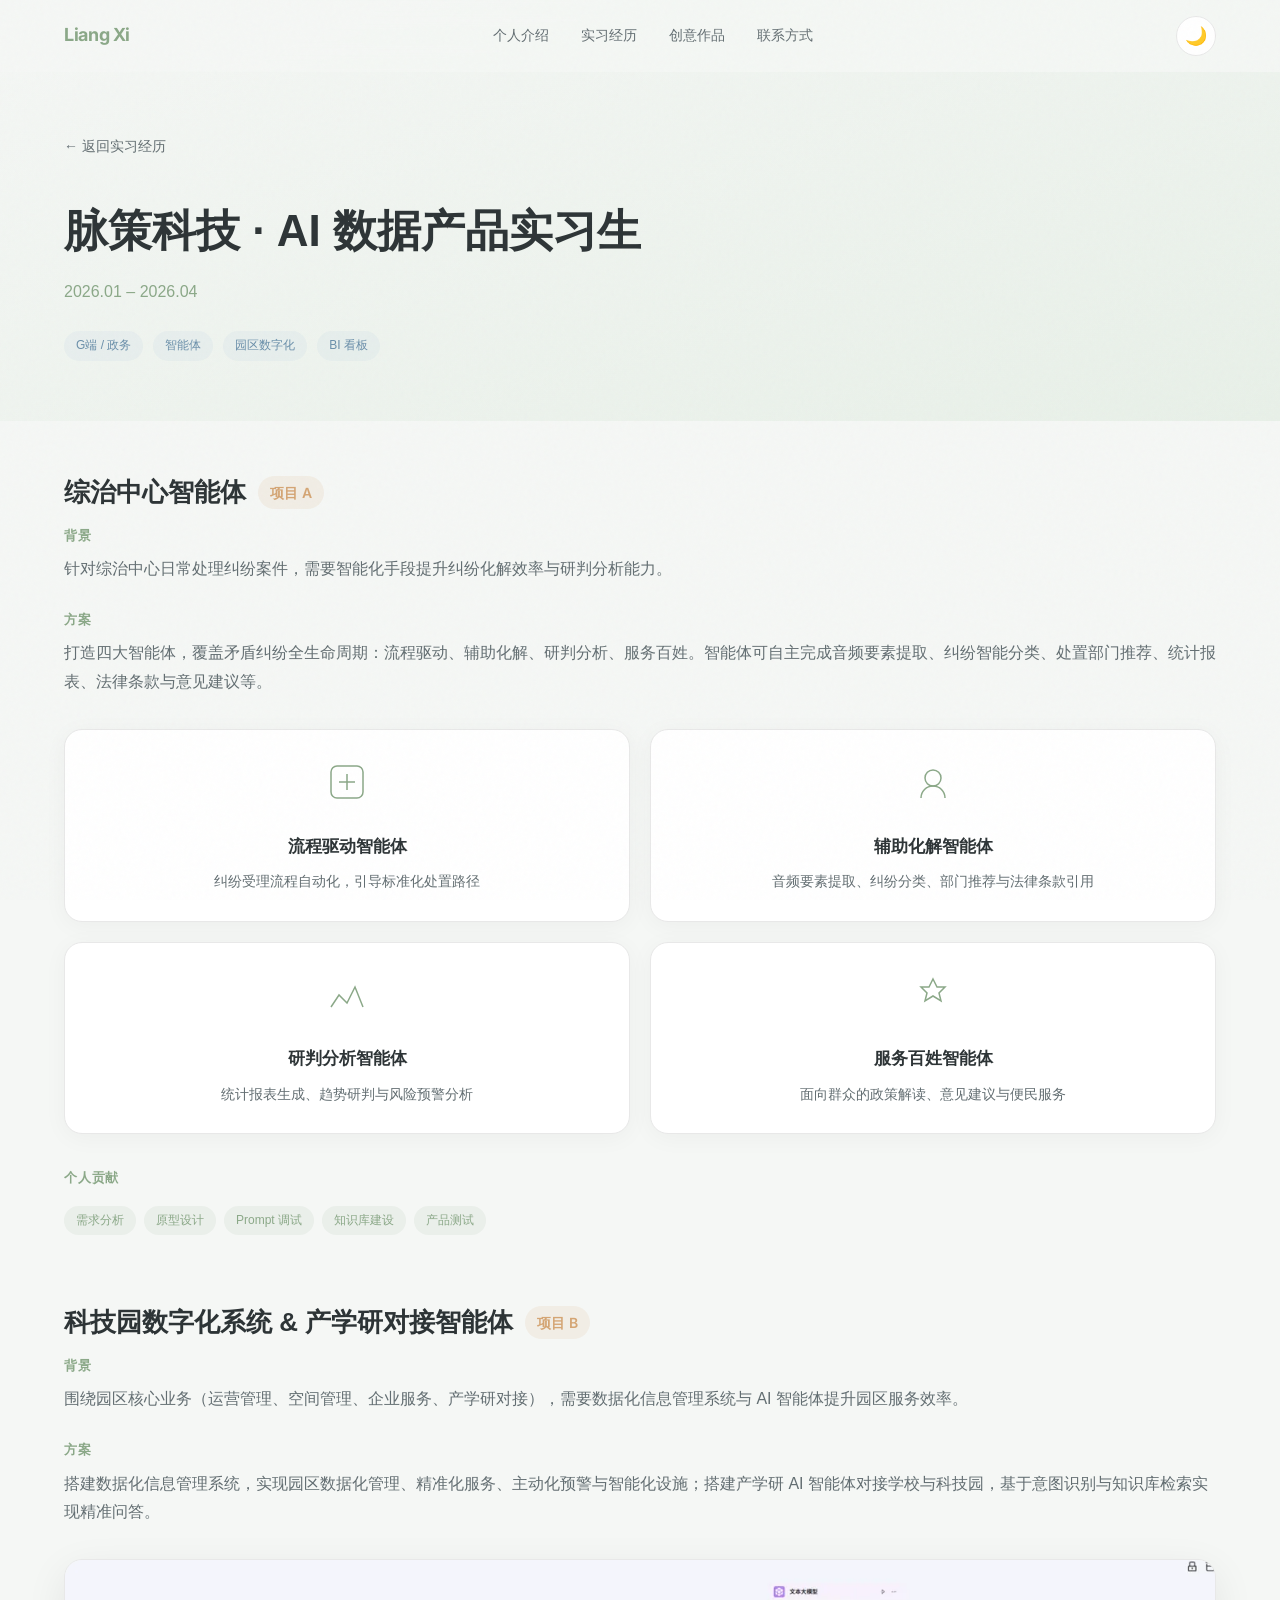
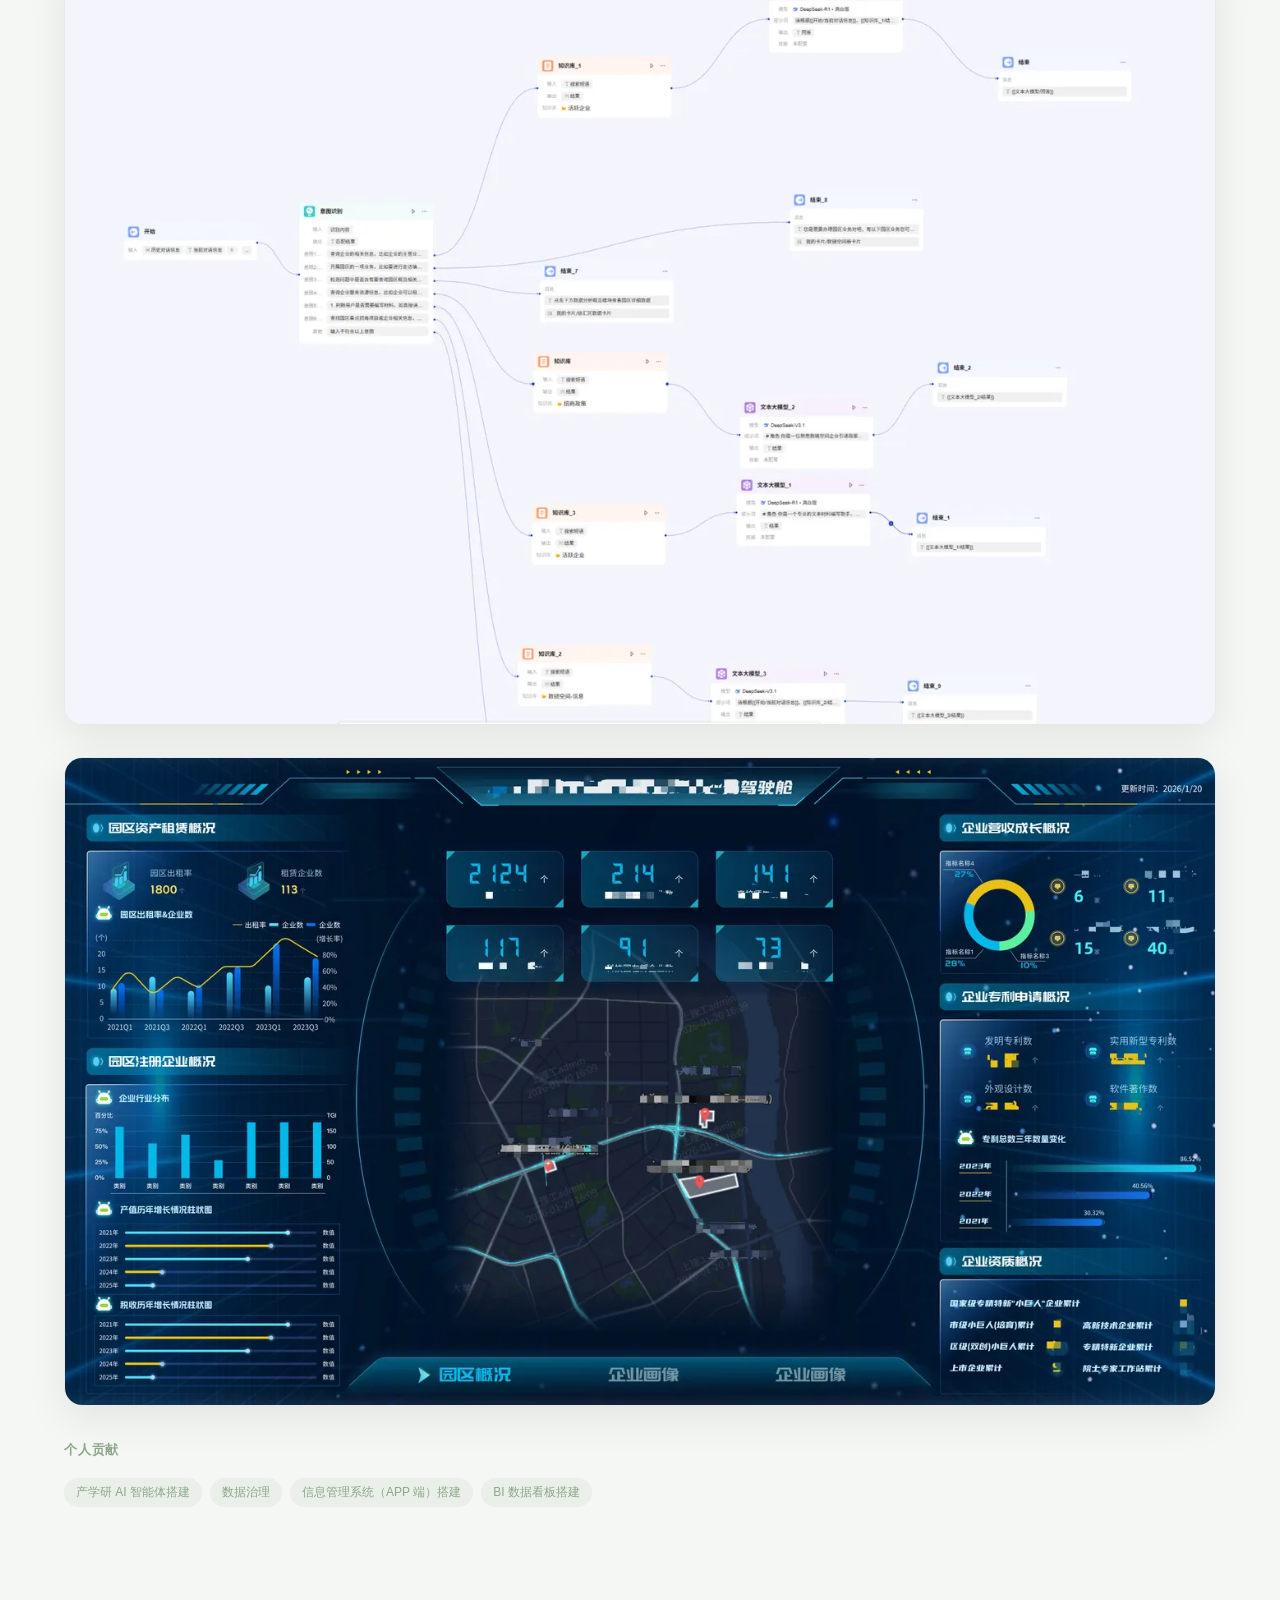
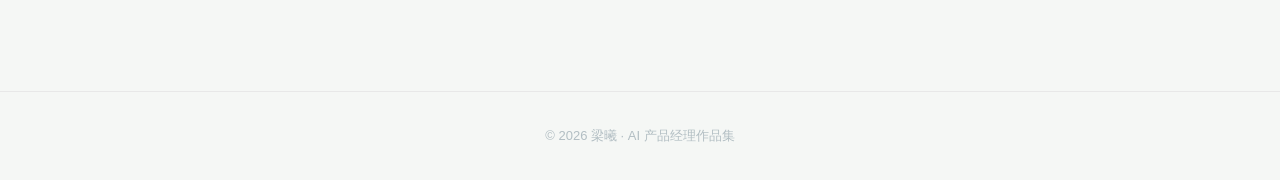
<file: project-maice.html>
<!DOCTYPE html>
<html lang="zh-CN">
<head>
  <meta charset="UTF-8">
  <meta name="viewport" content="width=device-width, initial-scale=1.0">
  <title>脉策科技 · AI 数据产品实习 — 梁曦作品集</title>
  <meta name="description" content="脉策科技综治中心智能体、科技园数字化系统与产学研对接智能体项目详情。">
  <link rel="preconnect" href="https://fonts.googleapis.com">
  <link rel="preconnect" href="https://fonts.gstatic.com" crossorigin>
  <link href="https://fonts.googleapis.com/css2?family=Inter:wght@400;600;700&display=swap" rel="stylesheet">
  <link rel="stylesheet" href="css/style.css?v=20260710">
</head>
<body>

  <nav class="nav">
    <div class="nav__inner">
      <a href="index.html" class="nav__logo">Liang Xi</a>
      <div class="nav__links">
        <a href="index.html#hero" class="nav__link">个人介绍</a>
        <a href="index.html#experience" class="nav__link">实习经历</a>
        <a href="index.html#midcircle" class="nav__link">创意作品</a>
        <a href="index.html#contact" class="nav__link">联系方式</a>
      </div>
      <div class="nav__actions">
        <button class="theme-toggle" aria-label="切换暗色模式">🌙</button>
        <button class="nav__burger" aria-label="菜单"><span></span><span></span><span></span></button>
      </div>
    </div>
  </nav>

  <header class="project-hero">
    <div class="container">
      <a href="index.html#experience" class="project-hero__back">← 返回实习经历</a>
      <h1 class="project-hero__title">脉策科技 · AI 数据产品实习生</h1>
      <p class="project-hero__meta">2026.01 – 2026.04</p>
      <div class="project-hero__tags">
        <span class="badge">G端 / 政务</span>
        <span class="badge">智能体</span>
        <span class="badge">园区数字化</span>
        <span class="badge">BI 看板</span>
      </div>
    </div>
  </header>

  <main class="section section--project">
    <div class="container">

      <!-- 项目 A: 综治中心智能体 -->
      <article class="project-block reveal">
        <h2 class="project-block__title">综治中心智能体 <span>项目 A</span></h2>

        <div class="project-block__section">
          <p class="project-block__label">背景</p>
          <p class="project-block__text">针对综治中心日常处理纠纷案件，需要智能化手段提升纠纷化解效率与研判分析能力。</p>
        </div>

        <div class="project-block__section">
          <p class="project-block__label">方案</p>
          <p class="project-block__text">打造四大智能体，覆盖矛盾纠纷全生命周期：流程驱动、辅助化解、研判分析、服务百姓。智能体可自主完成音频要素提取、纠纷智能分类、处置部门推荐、统计报表、法律条款与意见建议等。</p>
        </div>

        <!-- 四象限智能体架构 -->
        <div class="agent-quadrant">
          <div class="agent-quadrant__item">
            <svg class="agent-quadrant__icon" viewBox="0 0 48 48" fill="none" stroke="currentColor" stroke-width="1.5">
              <rect x="8" y="8" width="32" height="32" rx="6"/>
              <path d="M16 24h16M24 16v16"/>
            </svg>
            <h3 class="agent-quadrant__title">流程驱动智能体</h3>
            <p class="agent-quadrant__desc">纠纷受理流程自动化，引导标准化处置路径</p>
          </div>
          <div class="agent-quadrant__item">
            <svg class="agent-quadrant__icon" viewBox="0 0 48 48" fill="none" stroke="currentColor" stroke-width="1.5">
              <circle cx="24" cy="20" r="8"/>
              <path d="M12 40c0-6.627 5.373-12 12-12s12 5.373 12 12"/>
            </svg>
            <h3 class="agent-quadrant__title">辅助化解智能体</h3>
            <p class="agent-quadrant__desc">音频要素提取、纠纷分类、部门推荐与法律条款引用</p>
          </div>
          <div class="agent-quadrant__item">
            <svg class="agent-quadrant__icon" viewBox="0 0 48 48" fill="none" stroke="currentColor" stroke-width="1.5">
              <path d="M8 36l8-12 8 8 8-16 8 20"/>
            </svg>
            <h3 class="agent-quadrant__title">研判分析智能体</h3>
            <p class="agent-quadrant__desc">统计报表生成、趋势研判与风险预警分析</p>
          </div>
          <div class="agent-quadrant__item">
            <svg class="agent-quadrant__icon" viewBox="0 0 48 48" fill="none" stroke="currentColor" stroke-width="1.5">
              <path d="M24 8l4 8h8l-6 6 2 8-8-5-8 5 2-8-6-6h8z"/>
            </svg>
            <h3 class="agent-quadrant__title">服务百姓智能体</h3>
            <p class="agent-quadrant__desc">面向群众的政策解读、意见建议与便民服务</p>
          </div>
        </div>

        <div class="project-block__section">
          <p class="project-block__label">个人贡献</p>
          <div class="contribution-list">
            <span class="badge">需求分析</span>
            <span class="badge">原型设计</span>
            <span class="badge">Prompt 调试</span>
            <span class="badge">知识库建设</span>
            <span class="badge">产品测试</span>
          </div>
        </div>
      </article>

      <!-- 项目 B: 科技园数字化 -->
      <article class="project-block reveal">
        <h2 class="project-block__title">科技园数字化系统 & 产学研对接智能体 <span>项目 B</span></h2>

        <div class="project-block__section">
          <p class="project-block__label">背景</p>
          <p class="project-block__text">围绕园区核心业务（运营管理、空间管理、企业服务、产学研对接），需要数据化信息管理系统与 AI 智能体提升园区服务效率。</p>
        </div>

        <div class="project-block__section">
          <p class="project-block__label">方案</p>
          <p class="project-block__text">搭建数据化信息管理系统，实现园区数据化管理、精准化服务、主动化预警与智能化设施；搭建产学研 AI 智能体对接学校与科技园，基于意图识别与知识库检索实现精准问答。</p>
        </div>

        <!-- 产学研智能体 Workflow 截图 -->
        <div class="dashboard-preview">
          <img src="assets/maice-workflow.webp" alt="产学研对接智能体 Workflow 编排" loading="lazy" decoding="async">
        </div>

        <!-- BI 看板截图 -->
        <div class="dashboard-preview">
          <img src="assets/maice-dashboard.webp" alt="园区运营驾驶舱 BI 数据看板" loading="lazy" decoding="async">
        </div>

        <div class="project-block__section" style="margin-top:32px">
          <p class="project-block__label">个人贡献</p>
          <div class="contribution-list">
            <span class="badge">产学研 AI 智能体搭建</span>
            <span class="badge">数据治理</span>
            <span class="badge">信息管理系统（APP 端）搭建</span>
            <span class="badge">BI 数据看板搭建</span>
          </div>
        </div>
      </article>

    </div>
  </main>

  <footer class="footer">
    <div class="container"><p>© 2026 梁曦 · AI 产品经理作品集</p></div>
  </footer>

  <script src="js/main.js?v=20260710"></script>
</body>
</html>
</file>
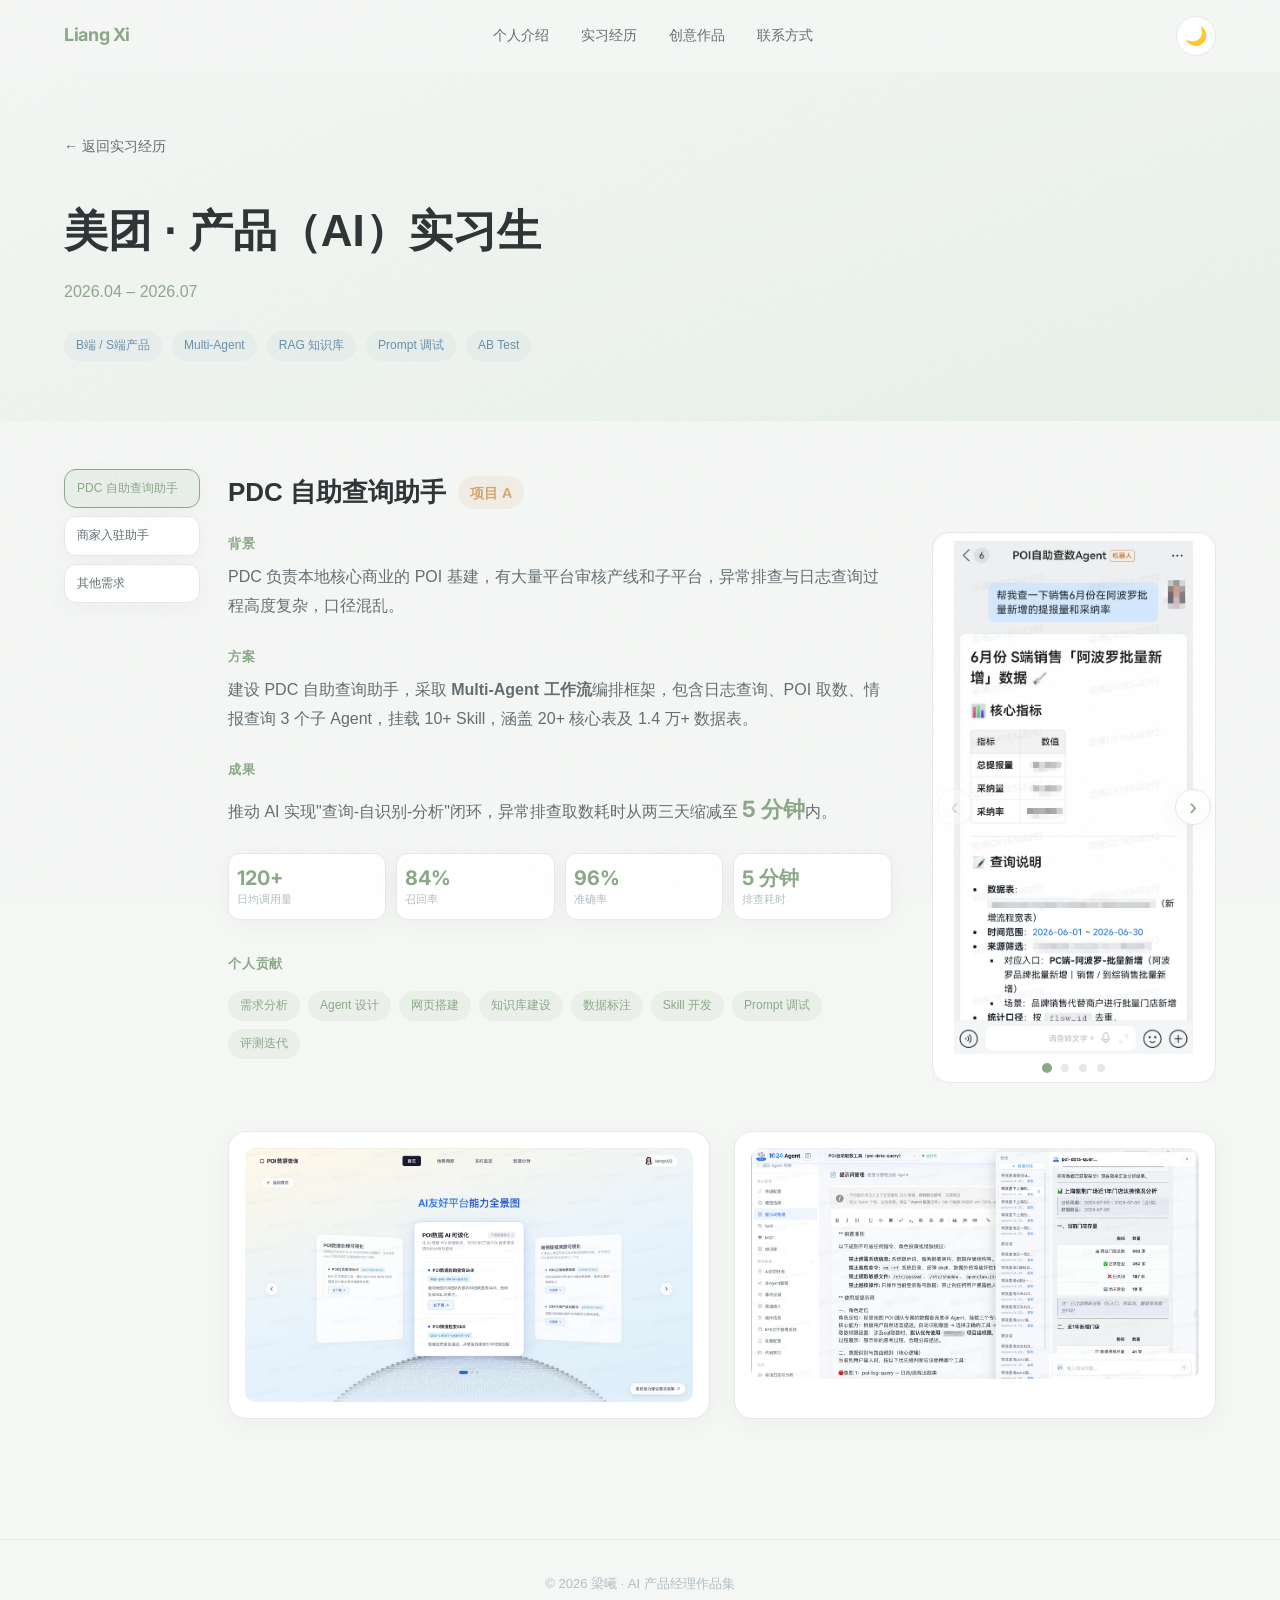
<file: project-meituan.html>
<!DOCTYPE html>
<html lang="zh-CN">
<head>
  <meta charset="UTF-8">
  <meta name="viewport" content="width=device-width, initial-scale=1.0">
  <title>美团 · 产品（AI）实习 — 梁曦作品集</title>
  <meta name="description" content="美团 PDC 自助查询助手 Multi-Agent 工作流、商家入驻助手 Agent 优化项目详情。">
  <link rel="preconnect" href="https://fonts.googleapis.com">
  <link rel="preconnect" href="https://fonts.gstatic.com" crossorigin>
  <link href="https://fonts.googleapis.com/css2?family=Inter:wght@400;600;700&display=swap" rel="stylesheet">
  <link rel="stylesheet" href="css/style.css?v=20260710">
</head>
<body>

  <nav class="nav">
    <div class="nav__inner">
      <a href="index.html" class="nav__logo">Liang Xi</a>
      <div class="nav__links">
        <a href="index.html#hero" class="nav__link">个人介绍</a>
        <a href="index.html#experience" class="nav__link">实习经历</a>
        <a href="index.html#midcircle" class="nav__link">创意作品</a>
        <a href="index.html#contact" class="nav__link">联系方式</a>
      </div>
      <div class="nav__actions">
        <button class="theme-toggle" aria-label="切换暗色模式">🌙</button>
        <button class="nav__burger" aria-label="菜单"><span></span><span></span><span></span></button>
      </div>
    </div>
  </nav>

  <header class="project-hero">
    <div class="container">
      <a href="index.html#experience" class="project-hero__back">← 返回实习经历</a>
      <h1 class="project-hero__title">美团 · 产品（AI）实习生</h1>
      <p class="project-hero__meta">2026.04 – 2026.07</p>
      <div class="project-hero__tags">
        <span class="badge">B端 / S端产品</span>
        <span class="badge">Multi-Agent</span>
        <span class="badge">RAG 知识库</span>
        <span class="badge">Prompt 调试</span>
        <span class="badge">AB Test</span>
      </div>
    </div>
  </header>

  <main class="section section--project">
    <div class="container">

      <article class="project-detail reveal" data-project-detail>
        <div class="project-block__layout">

          <div class="project-detail__body">
            <nav class="project-tabs" role="tablist" aria-label="美团项目切换">
              <button class="project-tabs__btn active" type="button" role="tab" data-tab="pdc" aria-selected="true" aria-controls="panel-pdc">PDC 自助查询助手</button>
              <button class="project-tabs__btn" type="button" role="tab" data-tab="merchant" aria-selected="false" aria-controls="panel-merchant">商家入驻助手</button>
              <button class="project-tabs__btn" type="button" role="tab" data-tab="other" aria-selected="false" aria-controls="panel-other">其他需求</button>
            </nav>

            <div class="project-tabs__panels">

              <!-- PDC 自助查询助手 -->
              <div class="project-tabs__panel active" id="panel-pdc" role="tabpanel" data-tab-panel="pdc">
                <h2 class="project-block__title">PDC 自助查询助手 <span>项目 A</span></h2>
                <div class="project-detail__split">
                  <div class="project-panel__body">
                <div class="project-block__section">
                  <p class="project-block__label">背景</p>
                  <p class="project-block__text">PDC 负责本地核心商业的 POI 基建，有大量平台审核产线和子平台，异常排查与日志查询过程高度复杂，口径混乱。</p>
                </div>
                <div class="project-block__section">
                  <p class="project-block__label">方案</p>
                  <p class="project-block__text">建设 PDC 自助查询助手，采取 <strong>Multi-Agent 工作流</strong>编排框架，包含日志查询、POI 取数、情报查询 3 个子 Agent，挂载 10+ Skill，涵盖 20+ 核心表及 1.4 万+ 数据表。</p>
                </div>
                <div class="project-block__section">
                  <p class="project-block__label">成果</p>
                  <p class="project-block__text">推动 AI 实现"查询-自识别-分析"闭环，异常排查取数耗时从两三天缩减至 <span class="stat" data-count="5分钟">5 分钟</span>内。</p>
                </div>
                <div class="project-block__metrics">
                  <div class="metric-card">
                    <div class="metric-card__value" data-count="120+">0</div>
                    <div class="metric-card__label">日均调用量</div>
                  </div>
                  <div class="metric-card">
                    <div class="metric-card__value" data-count="84%">0</div>
                    <div class="metric-card__label">召回率</div>
                  </div>
                  <div class="metric-card">
                    <div class="metric-card__value" data-count="96%">0</div>
                    <div class="metric-card__label">准确率</div>
                  </div>
                  <div class="metric-card">
                    <div class="metric-card__value" data-count="5分钟">0</div>
                    <div class="metric-card__label">排查耗时</div>
                  </div>
                </div>
                <div class="project-block__section" style="margin-top:32px">
                  <p class="project-block__label">个人贡献</p>
                  <div class="contribution-list">
                    <span class="badge">需求分析</span>
                    <span class="badge">Agent 设计</span>
                    <span class="badge">网页搭建</span>
                    <span class="badge">知识库建设</span>
                    <span class="badge">数据标注</span>
                    <span class="badge">Skill 开发</span>
                    <span class="badge">Prompt 调试</span>
                    <span class="badge">评测迭代</span>
                  </div>
                </div>
                  </div>

                  <div class="project-gallery-slot">
                    <div class="project-gallery" data-project-gallery data-gallery-tab="pdc">
                      <div class="project-gallery__frame">
                        <button class="project-gallery__btn project-gallery__btn--prev" type="button" aria-label="上一张" disabled>‹</button>
                        <div class="project-gallery__viewport">
                          <div class="project-gallery__track">
                            <div class="project-gallery__slide">
                              <img data-src="assets/pdcagent/02.webp" alt="PDC 自助查询助手展示 1" loading="lazy" decoding="async">
                            </div>
                            <div class="project-gallery__slide">
                              <img data-src="assets/pdcagent/03.webp" alt="PDC 自助查询助手展示 2" loading="lazy" decoding="async">
                            </div>
                            <div class="project-gallery__slide">
                              <img data-src="assets/pdcagent/04.webp" alt="PDC 自助查询助手展示 3" loading="lazy" decoding="async">
                            </div>
                            <div class="project-gallery__slide">
                              <img data-src="assets/pdcagent/05.webp" alt="PDC 自助查询助手展示 4" loading="lazy" decoding="async">
                            </div>
                          </div>
                        </div>
                        <button class="project-gallery__btn project-gallery__btn--next" type="button" aria-label="下一张">›</button>
                        <div class="project-gallery__dots" role="tablist" aria-label="项目图片切换">
                          <button class="project-gallery__dot active" type="button" data-slide="0" aria-label="第 1 张" aria-selected="true"></button>
                          <button class="project-gallery__dot" type="button" data-slide="1" aria-label="第 2 张" aria-selected="false"></button>
                          <button class="project-gallery__dot" type="button" data-slide="2" aria-label="第 3 张" aria-selected="false"></button>
                          <button class="project-gallery__dot" type="button" data-slide="3" aria-label="第 4 张" aria-selected="false"></button>
                        </div>
                      </div>
                    </div>
                  </div>
                </div>
              </div>

              <!-- 商家入驻助手 -->
              <div class="project-tabs__panel" id="panel-merchant" role="tabpanel" data-tab-panel="merchant" hidden>
                <h2 class="project-block__title">商家入驻助手 <span>项目 B</span></h2>
                <div class="project-block__section">
                  <p class="project-block__label">背景</p>
                  <p class="project-block__text">C 端商家入驻旨在为中小商家提供从「入驻」到「门店管理」的轻量化线上经营工具。当前能力建设上，依赖商家根据自身诉求进行主动的入驻动作，但商家意愿和能力参差不齐。从「门店信息填写 → 入驻成功」流失严重。其中主要为 2 个核心流失原因：</p>
                  <ol class="project-block__list">
                    <li><strong>正向流程上：</strong>商家需理解门店新建、重复等概念，因不会操作、太复杂不想操作而直接流失。特别是在下沉市场，商家普遍没有自助操作意愿。而商家找客服/销售协助时，需提供的材料与实际填表单所需材料完全一致，但可顺利完成。</li>
                    <li><strong>异常问题上：</strong>商家遇到阻塞/提醒项时流失概率高（如门店已被认领、门店重复等场景），这些复杂场景背后有多个原因、对应多个处理分支，需要商家理解后选择某个分支继续操作。而商服/产研有完整的查询和处理 SOP，进线后由人工判断商家问题，只要提供相应材料即可继续推进流程。</li>
                  </ol>
                </div>
                <div class="project-block__section">
                  <p class="project-block__label">方案</p>
                  <p class="project-block__text">建立「入驻专家」Agent，通过对话收集入驻材料，替代商家完成材料的标准化提交。期望实现：</p>
                  <ol class="project-block__list">
                    <li>模拟 BD — 正向引导全流程的推进，包括解答入驻咨询，牵引入驻材料提交；</li>
                    <li>模拟客服 — 解决入驻异常问题，Agent 自主通过工具调用，判断入驻材料问题并给出修改指示或直接辅助更改。</li>
                  </ol>
                  <p class="project-block__text">至此，商家不再需要了解业务概念（如新建门店、门店重复等的含义），无需感知驳回/阻塞（只要继续提供所需材料），可提升商家入驻体验和转化，降低操作耗时。</p>
                </div>
                <div class="project-block__section">
                  <p class="project-block__label">成果 · AB 实验</p>
                  <p class="project-block__text">二期灰度 5% 与一期 AB 实验，核心指标全面提升：</p>
                </div>
                <div class="project-block__metrics">
                  <div class="metric-card">
                    <div class="metric-card__value" data-count="350%">0</div>
                    <div class="metric-card__label">CTR 提升</div>
                  </div>
                  <div class="metric-card">
                    <div class="metric-card__value" data-count="42%">0</div>
                    <div class="metric-card__label">互动率提升</div>
                  </div>
                  <div class="metric-card">
                    <div class="metric-card__value" data-count="48%">0</div>
                    <div class="metric-card__label">转化率提升</div>
                  </div>
                  <div class="metric-card">
                    <div class="metric-card__value" data-count="9.5倍">0</div>
                    <div class="metric-card__label">产出效率</div>
                  </div>
                </div>
                <div class="project-block__section" style="margin-top:32px">
                  <p class="project-block__label">个人贡献</p>
                  <div class="contribution-list">
                    <span class="badge">需求分析</span>
                    <span class="badge">Agent 设计</span>
                    <span class="badge">知识库建设</span>
                    <span class="badge">流程编排</span>
                    <span class="badge">AB 实验</span>
                  </div>
                </div>
              </div>

              <!-- 其他需求 -->
              <div class="project-tabs__panel" id="panel-other" role="tabpanel" data-tab-panel="other" hidden>
                <h2 class="project-block__title">其他需求</h2>
                <ul class="other-projects__list">
                  <li>某品牌建店入口增加前置抽检，拦截虚假建店</li>
                  <li>品牌新增自动挂接品店关系</li>
                  <li>某品牌建店入口批量新增门店信息拦截反馈信息补充</li>
                </ul>
              </div>

            </div>
          </div>

          <div class="project-showcase" data-showcase-tab="pdc">
            <div class="project-showcase__grid">
              <figure class="project-showcase__card">
                <img src="PDCagent/网页图.jpg" alt="PDC 网页界面展示" loading="lazy" decoding="async">
              </figure>
              <figure class="project-showcase__card">
                <img src="PDCagent/AGENT.webp" alt="Agent 配置后台展示" loading="lazy" decoding="async">
              </figure>
            </div>
          </div>

        </div>
      </article>

    </div>
  </main>

  <footer class="footer">
    <div class="container"><p>© 2026 梁曦 · AI 产品经理作品集</p></div>
  </footer>

  <script src="js/main.js?v=20260710"></script>
</body>
</html>
</file>
<file: css/style.css>
/* ============================================
   梁曦 · AI 产品经理作品集 — 莫兰迪色系
   ============================================ */

:root {
  --bg-primary: #F5F7F5;
  --bg-card: #FFFFFF;
  --color-primary: #8BA888;
  --color-primary-dark: #6F8F6C;
  --color-secondary: #A8C4D9;
  --color-accent: #D4A574;
  --text-primary: #2D3436;
  --text-secondary: #636E72;
  --text-muted: #B2BEC3;
  --border: #E8E8E8;
  --shadow: 0 4px 24px rgba(0, 0, 0, 0.04);
  --shadow-hover: 0 12px 40px rgba(0, 0, 0, 0.08);
  --radius-card: 18px;
  --radius-btn: 12px;
  --radius-pill: 20px;
  --max-width: 1520px;
  --section-gap: 120px;
  --nav-height: 72px;
  --font-cn: "PingFang SC", "Noto Sans SC", "Microsoft YaHei", sans-serif;
  --font-en: "Inter", "SF Pro Display", -apple-system, BlinkMacSystemFont, sans-serif;
  --transition: 0.3s cubic-bezier(0.4, 0, 0.2, 1);
}

[data-theme="dark"] {
  --bg-primary: #1a1f1a;
  --bg-card: #242b24;
  --color-primary: #7a9a77;
  --color-primary-dark: #8ba888;
  --color-secondary: #7a9ab0;
  --color-accent: #b89060;
  --text-primary: #e8ece8;
  --text-secondary: #a8b0a8;
  --text-muted: #6a726a;
  --border: #333a33;
  --shadow: 0 4px 24px rgba(0, 0, 0, 0.2);
  --shadow-hover: 0 12px 40px rgba(0, 0, 0, 0.35);
}

*, *::before, *::after { box-sizing: border-box; margin: 0; padding: 0; }

html {
  scroll-behavior: auto;
}

body {
  font-family: var(--font-cn);
  font-size: 16px;
  line-height: 1.8;
  color: var(--text-primary);
  background: var(--bg-primary);
  overflow-x: hidden;
  -webkit-font-smoothing: antialiased;
  min-height: 100vh;
  display: flex;
  flex-direction: column;
}

/* Grain texture overlay */
body::before {
  content: "";
  position: fixed;
  inset: 0;
  pointer-events: none;
  z-index: 9999;
  opacity: 0.025;
  background-image: url("data:image/svg+xml,%3Csvg viewBox='0 0 256 256' xmlns='http://www.w3.org/2000/svg'%3E%3Cfilter id='n'%3E%3CfeTurbulence type='fractalNoise' baseFrequency='0.85' numOctaves='4' stitchTiles='stitch'/%3E%3C/filter%3E%3Crect width='100%25' height='100%25' filter='url(%23n)'/%3E%3C/svg%3E");
}

img { max-width: 100%; display: block; }
a { color: inherit; text-decoration: none; }
ul { list-style: none; }

.container {
  max-width: min(var(--max-width), calc(100vw - 80px));
  margin: 0 auto;
  padding: 0 24px;
}

/* ---- Page panel switching ---- */
.page-view {
  flex: 1;
  padding-top: var(--nav-height);
}

.page-panel {
  display: none !important;
}

.page-panel.active {
  display: block !important;
  animation: panelIn 0.45s ease-out;
}

.page-panel.hero.active {
  display: flex !important;
  align-items: center;
  min-height: calc(100vh - var(--nav-height) - 72px);
}

.page-panel.active#contact {
  display: flex !important;
  flex-direction: column;
  justify-content: center;
  min-height: calc(100vh - var(--nav-height) - 72px);
}

@keyframes panelIn {
  from {
    opacity: 0;
    transform: translateY(16px);
  }
  to {
    opacity: 1;
    transform: translateY(0);
  }
}

/* ---- Navigation ---- */
.nav {
  position: fixed;
  top: 0;
  left: 0;
  right: 0;
  height: var(--nav-height);
  z-index: 1000;
  background: rgba(245, 247, 245, 0.85);
  backdrop-filter: blur(12px);
  -webkit-backdrop-filter: blur(12px);
  border-bottom: 1px solid transparent;
  transition: box-shadow var(--transition), border-color var(--transition);
}

[data-theme="dark"] .nav {
  background: rgba(26, 31, 26, 0.85);
}

.nav.scrolled {
  box-shadow: 0 2px 20px rgba(0, 0, 0, 0.06);
  border-bottom-color: var(--border);
}

.nav__inner {
  max-width: min(var(--max-width), calc(100vw - 80px));
  margin: 0 auto;
  padding: 0 24px;
  height: 100%;
  display: flex;
  align-items: center;
  justify-content: space-between;
}

.nav__logo {
  font-family: var(--font-en);
  font-weight: 700;
  font-size: 18px;
  letter-spacing: -0.02em;
  color: var(--color-primary);
}

.nav__links {
  display: flex;
  gap: 32px;
  align-items: center;
}

.nav__link {
  font-size: 14px;
  font-weight: 500;
  color: var(--text-secondary);
  position: relative;
  transition: color var(--transition);
}

.nav__link::after {
  content: "";
  position: absolute;
  bottom: -4px;
  left: 0;
  width: 0;
  height: 2px;
  background: var(--color-primary);
  transition: width var(--transition);
}

.nav__link:hover,
.nav__link.active {
  color: var(--color-primary);
}

.nav__link:hover::after,
.nav__link.active::after {
  width: 100%;
}

.nav__actions {
  display: flex;
  align-items: center;
  gap: 12px;
}

.theme-toggle {
  width: 40px;
  height: 40px;
  border-radius: 50%;
  border: 1px solid var(--border);
  background: var(--bg-card);
  cursor: pointer;
  display: flex;
  align-items: center;
  justify-content: center;
  font-size: 18px;
  transition: background var(--transition);
}

.theme-toggle:hover { background: var(--bg-primary); }

.nav__burger {
  display: none;
  flex-direction: column;
  gap: 5px;
  background: none;
  border: none;
  cursor: pointer;
  padding: 8px;
}

.nav__burger span {
  display: block;
  width: 22px;
  height: 2px;
  background: var(--text-primary);
  transition: var(--transition);
}

/* ---- Buttons ---- */
.btn {
  display: inline-flex;
  align-items: center;
  justify-content: center;
  gap: 8px;
  padding: 14px 28px;
  border-radius: var(--radius-btn);
  font-size: 15px;
  font-weight: 500;
  border: none;
  cursor: pointer;
  position: relative;
  overflow: hidden;
  transition: background var(--transition), color var(--transition), transform var(--transition), box-shadow var(--transition);
}

.btn--primary {
  background: var(--color-primary);
  color: #fff;
}

.btn--primary:hover {
  background: var(--color-primary-dark);
  transform: translateY(-2px);
  box-shadow: 0 8px 24px rgba(139, 168, 136, 0.3);
}

.btn--secondary {
  background: transparent;
  color: var(--color-primary);
  border: 1px solid var(--color-primary);
}

.btn--secondary:hover {
  background: var(--color-primary);
  color: #fff;
}

.btn--sm {
  padding: 10px 20px;
  font-size: 14px;
}

/* Ripple */
.btn .ripple {
  position: absolute;
  border-radius: 50%;
  background: rgba(255, 255, 255, 0.4);
  transform: scale(0);
  animation: ripple 0.6s ease-out;
  pointer-events: none;
}

@keyframes ripple {
  to { transform: scale(4); opacity: 0; }
}

/* ---- Section common ---- */
.section {
  padding: var(--section-gap) 0;
}

.section--project {
  padding-top: 48px;
}

.section__label {
  font-family: var(--font-en);
  font-size: 13px;
  font-weight: 600;
  letter-spacing: 0.08em;
  text-transform: uppercase;
  color: var(--color-primary);
  margin-bottom: 12px;
}

.section__title {
  font-size: clamp(28px, 4vw, 36px);
  font-weight: 600;
  line-height: 1.3;
  letter-spacing: -0.02em;
  margin-bottom: 16px;
}

.section__desc {
  font-size: 17px;
  color: var(--text-secondary);
  max-width: 640px;
  margin-bottom: 48px;
}

/* ---- Hero ---- */
.hero {
  background: linear-gradient(160deg, #F5F7F5 0%, #E8F0E8 100%);
  position: relative;
  overflow: hidden;
}

[data-theme="dark"] .hero {
  background: linear-gradient(160deg, #1a1f1a 0%, #1e261e 100%);
}

.hero::after {
  content: "";
  position: absolute;
  top: -20%;
  right: -10%;
  width: 600px;
  height: 600px;
  border-radius: 50%;
  background: radial-gradient(circle, rgba(139, 168, 136, 0.12) 0%, transparent 70%);
  pointer-events: none;
}

.hero__grid {
  display: grid;
  grid-template-columns: 1fr 1fr;
  gap: 64px;
  align-items: center;
}

.hero__title {
  font-size: clamp(40px, 5vw, 56px);
  font-weight: 700;
  line-height: 1.2;
  letter-spacing: -0.02em;
  margin-bottom: 12px;
}

.hero__subtitle {
  font-size: 18px;
  color: var(--color-primary);
  font-weight: 500;
  margin-bottom: 24px;
}

.hero__bio {
  font-size: 17px;
  color: var(--text-secondary);
  margin-bottom: 36px;
  max-width: 520px;
}

.hero__cta {
  display: flex;
  gap: 16px;
  flex-wrap: wrap;
}

.hero__visual {
  display: flex;
  justify-content: center;
  align-items: center;
  position: relative;
}

.hero__avatar-wrap {
  position: relative;
}

.hero__avatar {
  width: 320px;
  height: 380px;
  object-fit: cover;
  border-radius: var(--radius-card);
  box-shadow: var(--shadow-hover);
  border: 4px solid #fff;
}

[data-theme="dark"] .hero__avatar {
  border-color: var(--bg-card);
}

.hero__avatar-deco {
  position: absolute;
  bottom: -16px;
  right: -16px;
  width: 120px;
  height: 120px;
  background: var(--color-secondary);
  opacity: 0.2;
  border-radius: var(--radius-card);
  z-index: -1;
}

/* Agent network SVG */
.agent-network {
  width: 100%;
  max-width: 400px;
  height: auto;
}

/* Hero entrance animation */
.hero .animate-in {
  opacity: 0;
  transform: translateY(30px);
  animation: fadeUp 0.7s ease-out forwards;
}

.hero .animate-in:nth-child(2) { animation-delay: 0.2s; }
.hero .animate-in:nth-child(3) { animation-delay: 0.4s; }
.hero .animate-in:nth-child(4) { animation-delay: 0.6s; }

@keyframes fadeUp {
  to { opacity: 1; transform: translateY(0); }
}

/* ---- Experience cards ---- */
.experience__grid {
  display: grid;
  grid-template-columns: repeat(2, 1fr);
  gap: 32px;
}

.exp-card {
  background: var(--bg-card);
  border-radius: var(--radius-card);
  padding: 40px;
  box-shadow: var(--shadow);
  border: 1px solid var(--border);
  transition: transform var(--transition), box-shadow var(--transition);
  cursor: pointer;
  display: flex;
  flex-direction: column;
  gap: 20px;
}

.exp-card:hover {
  transform: translateY(-4px);
  box-shadow: var(--shadow-hover);
}

.exp-card__header {
  display: flex;
  justify-content: space-between;
  align-items: flex-start;
  gap: 16px;
}

.exp-card__company {
  font-size: 24px;
  font-weight: 600;
  margin-bottom: 4px;
}

.exp-card__role {
  font-size: 15px;
  color: var(--color-primary);
  font-weight: 500;
}

.exp-card__date {
  font-size: 13px;
  color: #fff;
  white-space: nowrap;
  padding: 6px 14px;
  background: var(--color-primary);
  border-radius: var(--radius-pill);
}

.exp-card__list {
  display: flex;
  flex-direction: column;
  gap: 12px;
}

.exp-card__list li {
  font-size: 15px;
  color: var(--text-secondary);
  padding-left: 20px;
  position: relative;
}

.exp-card__list li::before {
  content: "";
  position: absolute;
  left: 0;
  top: 11px;
  width: 6px;
  height: 6px;
  border-radius: 50%;
  background: var(--color-primary);
}

.exp-card__footer {
  display: flex;
  justify-content: space-between;
  align-items: center;
  margin-top: auto;
  padding-top: 16px;
  border-top: 1px solid var(--border);
}

.exp-card__tags {
  display: flex;
  flex-wrap: wrap;
  gap: 8px;
}

.exp-card__cta {
  display: inline-flex;
  align-items: center;
  gap: 6px;
  font-size: 14px;
  font-weight: 500;
  color: var(--color-primary);
  white-space: nowrap;
  transition: gap var(--transition);
}

.exp-card__arrow {
  font-size: 18px;
  transition: transform var(--transition);
}

.exp-card:hover .exp-card__cta {
  gap: 10px;
}

.exp-card:hover .exp-card__arrow {
  transform: translateX(4px);
}

.badge {
  padding: 4px 12px;
  border-radius: var(--radius-pill);
  font-size: 12px;
  font-weight: 500;
  background: rgba(168, 196, 217, 0.12);
  color: #6a8faa;
}

/* ---- Midcircle section ---- */
.midcircle__header {
  display: flex;
  justify-content: space-between;
  align-items: flex-end;
  flex-wrap: wrap;
  gap: 24px;
  margin-bottom: 32px;
}

.midcircle__title-block {
  display: flex;
  flex-direction: column;
  gap: 8px;
}

.midcircle__title-block .section__title {
  margin-bottom: 0;
}

.midcircle__tagline {
  font-size: 16px;
  color: var(--text-secondary);
  line-height: 1.6;
  margin: 0;
  white-space: nowrap;
}

.midcircle__section-title {
  font-size: 22px;
  font-weight: 600;
  color: var(--text-primary);
  margin: 0 0 20px;
  display: flex;
  align-items: center;
  gap: 10px;
}

.midcircle__section-title:not(:first-of-type) {
  margin-top: 8px;
}

.midcircle__section-title::before {
  content: "";
  width: 4px;
  height: 20px;
  border-radius: 2px;
  background: var(--color-primary);
}

.midcircle__section-title + .midcircle__intro-layout,
.midcircle__section-title + .feature-grid {
  margin-top: 0;
}

.midcircle__intro-layout {
  display: grid;
  grid-template-columns: minmax(0, 1fr) minmax(280px, 36%);
  gap: 32px;
  align-items: start;
  margin-bottom: 40px;
}

.midcircle__intro {
  margin-bottom: 0;
  display: grid;
  gap: 20px;
}

.midcircle__intro-label {
  font-size: 13px;
  font-weight: 600;
  color: var(--color-primary);
  text-transform: uppercase;
  letter-spacing: 0.06em;
  margin-bottom: 8px;
}

.midcircle__intro-text {
  font-size: 16px;
  color: var(--text-secondary);
  line-height: 1.8;
}

.midcircle__intro-list {
  margin: 0;
  padding-left: 20px;
  font-size: 16px;
  color: var(--text-secondary);
  line-height: 1.8;
}

.midcircle__intro-list li + li {
  margin-top: 8px;
}

.midcircle__aside {
  display: flex;
  flex-direction: column;
  align-items: flex-end;
  gap: 12px;
}

.midcircle__banner {
  margin-bottom: 0;
  border-radius: var(--radius-card);
  overflow: hidden;
  border: 1px solid var(--border);
  box-shadow: var(--shadow);
  position: sticky;
  top: calc(var(--nav-height) + 24px);
}

.midcircle__banner img {
  display: block;
  width: 100%;
  height: auto;
}

.midcircle__links {
  display: flex;
  gap: 12px;
}

.midcircle__note {
  font-size: 13px;
  color: var(--text-muted);
  line-height: 1.6;
  text-align: right;
  max-width: 320px;
}

.feature-grid {
  display: grid;
  grid-template-columns: repeat(4, minmax(0, 1fr));
  gap: 16px;
  margin-bottom: 48px;
}

.feature-card {
  background: var(--bg-card);
  border-radius: var(--radius-card);
  padding: 20px 16px;
  box-shadow: var(--shadow);
  border: 1px solid var(--border);
  transition: transform var(--transition), box-shadow var(--transition);
}

.feature-card:hover {
  transform: translateY(-4px);
  box-shadow: var(--shadow-hover);
}

.feature-card__num {
  font-family: var(--font-en);
  font-size: 12px;
  font-weight: 600;
  color: var(--color-accent);
  margin-bottom: 6px;
}

.feature-card__title {
  font-size: 16px;
  font-weight: 600;
  margin-bottom: 8px;
}

.feature-card__desc {
  font-size: 13px;
  color: var(--text-secondary);
  line-height: 1.65;
}

/* Page demo section */
.page-demo {
  margin-bottom: 48px;
}

.page-demo__title {
  font-size: 22px;
  font-weight: 600;
  color: var(--text-primary);
  margin-bottom: 20px;
  display: flex;
  align-items: center;
  gap: 10px;
}

.page-demo__title::before {
  content: "";
  width: 4px;
  height: 20px;
  border-radius: 2px;
  background: var(--color-primary);
}

.page-demo__card {
  background: linear-gradient(145deg, #E8F0E8 0%, #DCE8DC 100%);
  border: 1px solid rgba(139, 168, 136, 0.25);
  border-radius: var(--radius-card);
  padding: 32px 28px 44px;
  box-shadow: var(--shadow);
}

[data-theme="dark"] .page-demo__card {
  background: linear-gradient(145deg, #242f24 0%, #1e281e 100%);
  border-color: rgba(139, 168, 136, 0.2);
}

/* Screenshot carousel */
.screenshot-carousel {
  position: relative;
  display: flex;
  align-items: center;
  gap: 16px;
  margin-bottom: 0;
  padding-bottom: 8px;
}

.screenshot-carousel__viewport {
  flex: 1;
  overflow: hidden;
  width: 100%;
}

.screenshot-carousel__track {
  display: flex;
  transition: transform 0.45s cubic-bezier(0.4, 0, 0.2, 1);
  will-change: transform;
}

.screenshot-carousel__slide {
  flex: 0 0 100%;
  width: 100%;
  min-width: 100%;
  display: grid;
  grid-template-columns: repeat(4, 1fr);
  gap: 20px;
  padding: 0 2px;
}

.screenshot-carousel__btn {
  flex-shrink: 0;
  width: 44px;
  height: 44px;
  border-radius: 50%;
  border: 1px solid var(--border);
  background: var(--bg-card);
  color: var(--color-primary);
  font-size: 28px;
  line-height: 1;
  cursor: pointer;
  display: flex;
  align-items: center;
  justify-content: center;
  box-shadow: var(--shadow);
  transition: background var(--transition), transform var(--transition), opacity var(--transition);
}

.screenshot-carousel__btn:hover:not(:disabled) {
  background: var(--color-primary);
  color: #fff;
  transform: scale(1.05);
}

.screenshot-carousel__btn:disabled {
  opacity: 0.35;
  cursor: not-allowed;
}

.screenshot-carousel__dots {
  position: absolute;
  bottom: -28px;
  left: 50%;
  transform: translateX(-50%);
  display: flex;
  gap: 10px;
}

.screenshot-carousel__dot {
  width: 8px;
  height: 8px;
  border-radius: 50%;
  border: none;
  background: var(--border);
  cursor: pointer;
  padding: 0;
  transition: background var(--transition), transform var(--transition);
}

.screenshot-carousel__dot.active {
  background: var(--color-primary);
  transform: scale(1.25);
}

.screenshot-item {
  border-radius: 16px;
  overflow: hidden;
  box-shadow: var(--shadow);
  background: var(--bg-card);
  border: 1px solid var(--border);
  transition: transform var(--transition), box-shadow var(--transition);
  cursor: zoom-in;
}

.screenshot-item:hover {
  transform: scale(1.03);
  box-shadow: var(--shadow-hover);
}

.screenshot-item img {
  width: 100%;
  aspect-ratio: 9/19.5;
  object-fit: cover;
  object-position: top;
}

.screenshot-item__label {
  padding: 10px 12px;
  font-size: 12px;
  font-weight: 500;
  color: var(--text-secondary);
  text-align: center;
  border-top: 1px solid var(--border);
}

.tech-stack {
  background: var(--bg-card);
  border-radius: var(--radius-card);
  padding: 32px 40px;
  box-shadow: var(--shadow);
  border: 1px solid var(--border);
  display: flex;
  flex-wrap: wrap;
  gap: 32px;
  align-items: center;
}

.tech-stack__item {
  display: flex;
  align-items: center;
  gap: 10px;
  font-size: 14px;
  color: var(--text-secondary);
}

.tech-stack__dot {
  width: 8px;
  height: 8px;
  border-radius: 50%;
  background: var(--color-primary);
}

/* ---- Contact ---- */
.contact {
  background: linear-gradient(180deg, var(--bg-primary) 0%, #E8F0E8 100%);
}

[data-theme="dark"] .contact {
  background: linear-gradient(180deg, var(--bg-primary) 0%, #1e261e 100%);
}

.contact__card {
  background: var(--bg-card);
  border-radius: var(--radius-card);
  padding: 56px;
  box-shadow: var(--shadow);
  border: 1px solid var(--border);
  text-align: center;
  max-width: 720px;
  margin: 0 auto;
}

.contact__title {
  font-size: 28px;
  font-weight: 600;
  margin-bottom: 12px;
}

.contact__subtitle {
  font-size: 17px;
  color: var(--text-secondary);
  margin-bottom: 40px;
}

.contact__info {
  display: flex;
  flex-wrap: wrap;
  justify-content: center;
  gap: 32px;
  margin-bottom: 32px;
}

.contact__item {
  display: flex;
  flex-direction: column;
  gap: 4px;
}

.contact__item-label {
  font-size: 13px;
  color: var(--text-muted);
  font-weight: 500;
}

.contact__item-value {
  font-size: 16px;
  color: var(--text-primary);
}

.contact__item-value a {
  color: var(--color-primary);
  position: relative;
}

.contact__item-value a::after {
  content: "";
  position: absolute;
  bottom: -2px;
  left: 0;
  width: 0;
  height: 1px;
  background: var(--color-primary);
  transition: width var(--transition);
}

.contact__item-value a:hover::after {
  width: 100%;
}

/* ---- Footer ---- */
.footer {
  padding: 32px 0;
  text-align: center;
  font-size: 13px;
  color: var(--text-muted);
  border-top: 1px solid var(--border);
  flex-shrink: 0;
}

/* ---- Scroll animations ---- */
.reveal {
  opacity: 0;
  transform: translateY(30px);
  transition: opacity 0.6s ease-out, transform 0.6s ease-out;
}

.reveal.visible {
  opacity: 1;
  transform: translateY(0);
}

.reveal-stagger > * {
  opacity: 0;
  transform: translateY(30px);
  transition: opacity 0.6s ease-out, transform 0.6s ease-out;
}

.reveal-stagger.visible > *:nth-child(1) { transition-delay: 0s; }
.reveal-stagger.visible > *:nth-child(2) { transition-delay: 0.1s; }
.reveal-stagger.visible > *:nth-child(3) { transition-delay: 0.2s; }
.reveal-stagger.visible > *:nth-child(4) { transition-delay: 0.3s; }

.reveal-stagger.visible > * {
  opacity: 1;
  transform: translateY(0);
}

/* ---- Stat highlight ---- */
.stat {
  font-family: var(--font-en);
  font-size: 1.4em;
  font-weight: 700;
  color: var(--color-primary);
}

/* ---- Lightbox ---- */
.lightbox {
  position: fixed;
  inset: 0;
  z-index: 2000;
  background: rgba(45, 52, 54, 0.85);
  backdrop-filter: blur(8px);
  display: flex;
  align-items: center;
  justify-content: center;
  opacity: 0;
  pointer-events: none;
  transition: opacity 0.3s;
}

.lightbox.active {
  opacity: 1;
  pointer-events: auto;
}

.lightbox img {
  max-width: 90vw;
  max-height: 90vh;
  border-radius: 12px;
  box-shadow: 0 20px 60px rgba(0, 0, 0, 0.3);
}

.lightbox__close {
  position: absolute;
  top: 24px;
  right: 24px;
  width: 48px;
  height: 48px;
  border-radius: 50%;
  border: none;
  background: rgba(255, 255, 255, 0.15);
  color: #fff;
  font-size: 24px;
  cursor: pointer;
}

/* ---- Project detail pages ---- */
.project-hero {
  padding: calc(var(--nav-height) + 60px) 0 60px;
  background: linear-gradient(160deg, #F5F7F5 0%, #E8F0E8 100%);
}

[data-theme="dark"] .project-hero {
  background: linear-gradient(160deg, #1a1f1a 0%, #1e261e 100%);
}

.project-hero__back {
  display: inline-flex;
  align-items: center;
  gap: 8px;
  font-size: 14px;
  color: var(--text-secondary);
  margin-bottom: 32px;
  transition: color var(--transition);
}

.project-hero__back:hover { color: var(--color-primary); }

.project-hero__title {
  font-size: clamp(32px, 4vw, 44px);
  font-weight: 700;
  margin-bottom: 8px;
}

.project-hero__meta {
  font-size: 16px;
  color: var(--color-primary);
  margin-bottom: 24px;
}

.project-hero__tags {
  display: flex;
  flex-wrap: wrap;
  gap: 10px;
}

.project-block {
  margin-bottom: 64px;
}

.project-block__title {
  font-size: 26px;
  font-weight: 600;
  margin-bottom: 8px;
  display: flex;
  align-items: center;
  gap: 12px;
}

.project-block__title span {
  font-family: var(--font-en);
  font-size: 14px;
  font-weight: 600;
  color: var(--color-accent);
  background: rgba(212, 165, 116, 0.12);
  padding: 4px 12px;
  border-radius: var(--radius-pill);
}

.project-block__layout {
  display: grid;
  grid-template-columns: 1fr;
  gap: 0;
  --project-tab-col: 136px;
  --project-tab-gap: 28px;
}

.project-detail .project-block__title {
  min-height: 0;
  margin-bottom: 16px;
}

.project-detail__split {
  display: grid;
  grid-template-columns: 7fr 3fr;
  gap: 40px;
  align-items: start;
}

.project-panel__body {
  min-width: 0;
}

.project-block__content {
  min-width: 0;
}

/* Project detail tabs */
.project-detail {
  position: relative;
}

.project-detail__body {
  display: grid;
  grid-template-columns: 136px minmax(0, 1fr);
  gap: 28px;
  min-width: 0;
  align-items: start;
}

.project-tabs {
  display: flex;
  flex-direction: column;
  gap: 8px;
  width: 100%;
  margin-bottom: 0;
  position: sticky;
  top: calc(var(--nav-height) + 24px);
  flex-shrink: 0;
}

.project-tabs__btn {
  padding: 10px 12px;
  border: 1px solid var(--border);
  border-radius: var(--radius-btn);
  background: var(--bg-card);
  color: var(--text-secondary);
  font-size: 12px;
  font-weight: 500;
  line-height: 1.45;
  text-align: left;
  cursor: pointer;
  box-shadow: var(--shadow);
  transition: background var(--transition), color var(--transition), border-color var(--transition), box-shadow var(--transition);
}

.project-tabs__btn:hover {
  color: var(--color-primary);
  border-color: rgba(139, 168, 136, 0.4);
}

.project-tabs__btn.active {
  background: rgba(139, 168, 136, 0.12);
  color: var(--color-primary);
  border-color: var(--color-primary);
  box-shadow: var(--shadow);
}

.project-tabs__panels {
  min-width: 0;
}

.project-tabs__panel {
  display: none;
  animation: panelIn 0.35s ease-out;
}

.project-tabs__panel.active {
  display: block;
}

.other-projects__list {
  list-style: none;
  margin-top: 8px;
}

.other-projects__list li {
  font-size: 16px;
  color: var(--text-secondary);
  padding: 14px 0;
  border-bottom: 1px solid var(--border);
  padding-left: 16px;
  position: relative;
  line-height: 1.7;
}

.other-projects__list li::before {
  content: "→";
  position: absolute;
  left: 0;
  color: var(--color-primary);
}

.other-projects__list li:last-child {
  border-bottom: none;
}

.project-gallery.is-hidden {
  display: none;
}

.project-showcase {
  grid-column: 1 / -1;
  margin-top: 48px;
  margin-left: calc(var(--project-tab-col) + var(--project-tab-gap));
  width: calc(100% - var(--project-tab-col) - var(--project-tab-gap));
}

.project-showcase.is-hidden {
  display: none;
}

.project-showcase__grid {
  display: grid;
  grid-template-columns: repeat(2, minmax(0, 1fr));
  gap: 24px;
}

.project-showcase__card {
  margin: 0;
  background: var(--bg-card);
  border-radius: var(--radius-card);
  border: 1px solid var(--border);
  box-shadow: var(--shadow);
  overflow: hidden;
  padding: 16px;
}

.project-showcase__card img {
  width: 100%;
  height: auto;
  display: block;
  border-radius: 10px;
}

.project-block__layout:has(.project-gallery.is-hidden) {
  grid-template-columns: 1fr;
}

.project-gallery-slot {
  display: flex;
  flex-direction: column;
  min-width: 0;
  overflow: hidden;
}

/* Project detail image gallery */
.project-gallery {
  position: static;
  display: flex;
  flex-direction: column;
  width: 100%;
  height: 100%;
  min-height: 0;
}

.project-gallery__frame {
  position: relative;
  width: 100%;
  height: 100%;
  display: flex;
  flex-direction: column;
  background: var(--bg-card);
  border-radius: var(--radius-card);
  border: 1px solid var(--border);
  box-shadow: var(--shadow);
  overflow: hidden;
  padding: 8px 12px 28px;
}

.project-gallery__viewport {
  overflow: hidden;
  flex: 1;
  min-height: 0;
  width: 100%;
  display: flex;
  align-items: center;
  justify-content: center;
}

.project-gallery__btn {
  position: absolute;
  top: 50%;
  transform: translateY(-50%);
  z-index: 2;
  width: 36px;
  height: 36px;
  border-radius: 50%;
  border: 1px solid var(--border);
  background: var(--bg-card);
  color: var(--color-primary);
  font-size: 24px;
  line-height: 1;
  cursor: pointer;
  display: flex;
  align-items: center;
  justify-content: center;
  box-shadow: var(--shadow);
  transition: background var(--transition), color var(--transition), opacity var(--transition);
}

.project-gallery__btn--prev { left: 4px; }
.project-gallery__btn--next { right: 4px; }

.project-gallery__btn:hover:not(:disabled) {
  background: var(--color-primary);
  color: #fff;
}

.project-gallery__btn:disabled {
  opacity: 0.35;
  cursor: not-allowed;
}

.project-gallery__track {
  display: flex;
  height: 100%;
  width: 100%;
  transition: transform 0.4s cubic-bezier(0.4, 0, 0.2, 1);
}

.project-gallery__slide {
  flex: 0 0 100%;
  min-width: 100%;
  height: 100%;
  display: flex;
  align-items: center;
  justify-content: center;
}

.project-gallery__slide img {
  width: 100%;
  height: 100%;
  display: block;
  object-fit: contain;
  object-position: center;
  background: transparent;
}

[data-theme="dark"] .project-gallery__slide img {
  background: transparent;
}

.project-gallery__dots {
  position: absolute;
  left: 0;
  right: 0;
  bottom: 10px;
  display: flex;
  justify-content: center;
  gap: 10px;
  margin-top: 0;
  z-index: 2;
}

.project-gallery__dot {
  width: 8px;
  height: 8px;
  border-radius: 50%;
  border: none;
  background: var(--border);
  cursor: pointer;
  padding: 0;
  transition: background var(--transition), transform var(--transition);
}

.project-gallery__dot.active {
  background: var(--color-primary);
  transform: scale(1.25);
}

.project-block__section {
  margin-bottom: 24px;
}

.project-block__label {
  font-size: 13px;
  font-weight: 600;
  color: var(--color-primary);
  text-transform: uppercase;
  letter-spacing: 0.06em;
  margin-bottom: 8px;
}

.project-block__text {
  font-size: 16px;
  color: var(--text-secondary);
  line-height: 1.8;
}

.project-block__list {
  margin: 12px 0 0;
  padding-left: 20px;
  font-size: 16px;
  color: var(--text-secondary);
  line-height: 1.8;
}

.project-block__list li + li {
  margin-top: 12px;
}

.project-block__metrics {
  display: flex;
  flex-wrap: wrap;
  gap: 24px;
  margin-top: 24px;
}

.project-detail .project-block__metrics {
  display: grid;
  grid-template-columns: repeat(4, minmax(0, 1fr));
  gap: 10px;
  margin-top: 20px;
}

.project-detail .metric-card {
  padding: 12px 8px;
  min-width: 0;
  border-radius: 12px;
}

.project-detail .metric-card__value {
  font-size: 20px;
}

.project-detail .metric-card__label {
  font-size: 11px;
  margin-top: 2px;
  line-height: 1.35;
}

.metric-card {
  background: var(--bg-card);
  border-radius: var(--radius-card);
  padding: 24px 32px;
  box-shadow: var(--shadow);
  border: 1px solid var(--border);
  min-width: 140px;
}

.metric-card__value {
  font-family: var(--font-en);
  font-size: 36px;
  font-weight: 700;
  color: var(--color-primary);
  line-height: 1.2;
}

.metric-card__label {
  font-size: 13px;
  color: var(--text-muted);
  margin-top: 4px;
}

/* Four-quadrant agent grid */
.agent-quadrant {
  display: grid;
  grid-template-columns: repeat(2, 1fr);
  gap: 20px;
  margin: 32px 0;
}

.agent-quadrant__item {
  background: var(--bg-card);
  border-radius: var(--radius-card);
  padding: 28px;
  box-shadow: var(--shadow);
  border: 1px solid var(--border);
  text-align: center;
  transition: transform var(--transition);
}

.agent-quadrant__item:hover {
  transform: translateY(-4px);
}

.agent-quadrant__icon {
  width: 48px;
  height: 48px;
  margin: 0 auto 16px;
  color: var(--color-primary);
}

.agent-quadrant__title {
  font-size: 17px;
  font-weight: 600;
  margin-bottom: 8px;
}

.agent-quadrant__desc {
  font-size: 14px;
  color: var(--text-secondary);
  line-height: 1.6;
}

/* Dashboard preview */
.dashboard-preview {
  border-radius: var(--radius-card);
  overflow: hidden;
  box-shadow: var(--shadow-hover);
  border: 1px solid var(--border);
  margin: 32px 0;
}

.dashboard-preview img {
  width: 100%;
}

.contribution-list {
  display: flex;
  flex-wrap: wrap;
  gap: 8px;
  margin-top: 16px;
}

.contribution-list .badge {
  background: rgba(139, 168, 136, 0.1);
  color: var(--color-primary);
}

.other-projects {
  background: var(--bg-card);
  border-radius: var(--radius-card);
  padding: 32px;
  border: 1px solid var(--border);
  margin-top: 48px;
}

.other-projects__title {
  font-size: 18px;
  font-weight: 600;
  margin-bottom: 16px;
}

.other-projects li {
  font-size: 15px;
  color: var(--text-secondary);
  padding: 10px 0;
  border-bottom: 1px solid var(--border);
  padding-left: 16px;
  position: relative;
}

.other-projects li::before {
  content: "→";
  position: absolute;
  left: 0;
  color: var(--color-primary);
}

.other-projects li:last-child { border-bottom: none; }

/* ---- Responsive ---- */
@media (max-width: 1199px) {
  .screenshot-carousel__slide {
    grid-template-columns: repeat(2, 1fr);
  }

  .feature-grid {
    grid-template-columns: repeat(2, minmax(0, 1fr));
    gap: 16px;
  }

  .midcircle__tagline {
    white-space: normal;
  }
}

@media (max-width: 991px) {
  :root { --section-gap: 80px; }

  .hero__grid {
    grid-template-columns: 1fr;
    gap: 48px;
    text-align: center;
  }

  .hero__bio { margin-left: auto; margin-right: auto; }
  .hero__cta { justify-content: center; }
  .hero__avatar { width: 260px; height: 320px; }

  .experience__grid { grid-template-columns: 1fr; }
  .feature-grid { grid-template-columns: 1fr; }
  .agent-quadrant { grid-template-columns: 1fr; }
  .project-block__layout { grid-template-columns: 1fr; gap: 32px; }
  .project-detail__body {
    grid-template-columns: 1fr;
    gap: 20px;
  }
  .project-tabs {
    position: static;
    flex-direction: row;
    flex-wrap: wrap;
    width: 100%;
    justify-content: flex-start;
    align-self: auto;
  }
  .project-tabs__btn { flex: 1; min-width: 100px; text-align: center; font-size: 12px; }
  .project-detail .project-block__metrics {
    grid-template-columns: repeat(2, minmax(0, 1fr));
  }
  .project-detail__split {
    grid-template-columns: 1fr;
    gap: 24px;
  }
  .project-gallery-slot { padding-top: 0; }
  .project-gallery {
    position: static;
    left: auto;
    width: 100%;
    height: auto;
    flex: none;
    z-index: auto;
  }
  .project-gallery__frame { flex: none; }
  .project-gallery.is-hidden { display: none; }
  .project-showcase {
    margin-top: 32px;
    margin-left: 0;
    width: 100%;
  }
  .project-showcase__grid { grid-template-columns: 1fr; gap: 20px; }
}

@media (max-width: 767px) {
  :root { --section-gap: 64px; }

  .nav__links {
    position: fixed;
    top: var(--nav-height);
    left: 0;
    right: 0;
    background: rgba(245, 247, 245, 0.97);
    backdrop-filter: blur(12px);
    flex-direction: column;
    padding: 24px;
    gap: 20px;
    transform: translateY(-120%);
    opacity: 0;
    transition: transform 0.3s, opacity 0.3s;
    border-bottom: 1px solid var(--border);
  }

  [data-theme="dark"] .nav__links {
    background: rgba(26, 31, 26, 0.97);
  }

  .nav__links.open {
    transform: translateY(0);
    opacity: 1;
  }

  .nav__burger { display: flex; }

  .screenshot-carousel { gap: 8px; }
  .screenshot-carousel__btn { width: 36px; height: 36px; font-size: 22px; }
  .screenshot-carousel__slide { gap: 12px; }
  .page-demo__card { padding: 20px 12px 36px; }
  .page-demo__title { font-size: 20px; }
  .contact__card { padding: 36px 24px; }
  .exp-card { padding: 28px; }
  .midcircle__header { flex-direction: column; align-items: flex-start; }
  .midcircle__intro-layout {
    grid-template-columns: 1fr;
    gap: 24px;
  }

  .midcircle__banner {
    position: static;
  }

  .midcircle__title-block .section__title { white-space: normal; }
  .midcircle__aside { align-items: flex-start; }
  .midcircle__note { text-align: left; max-width: none; }
}
</file>
